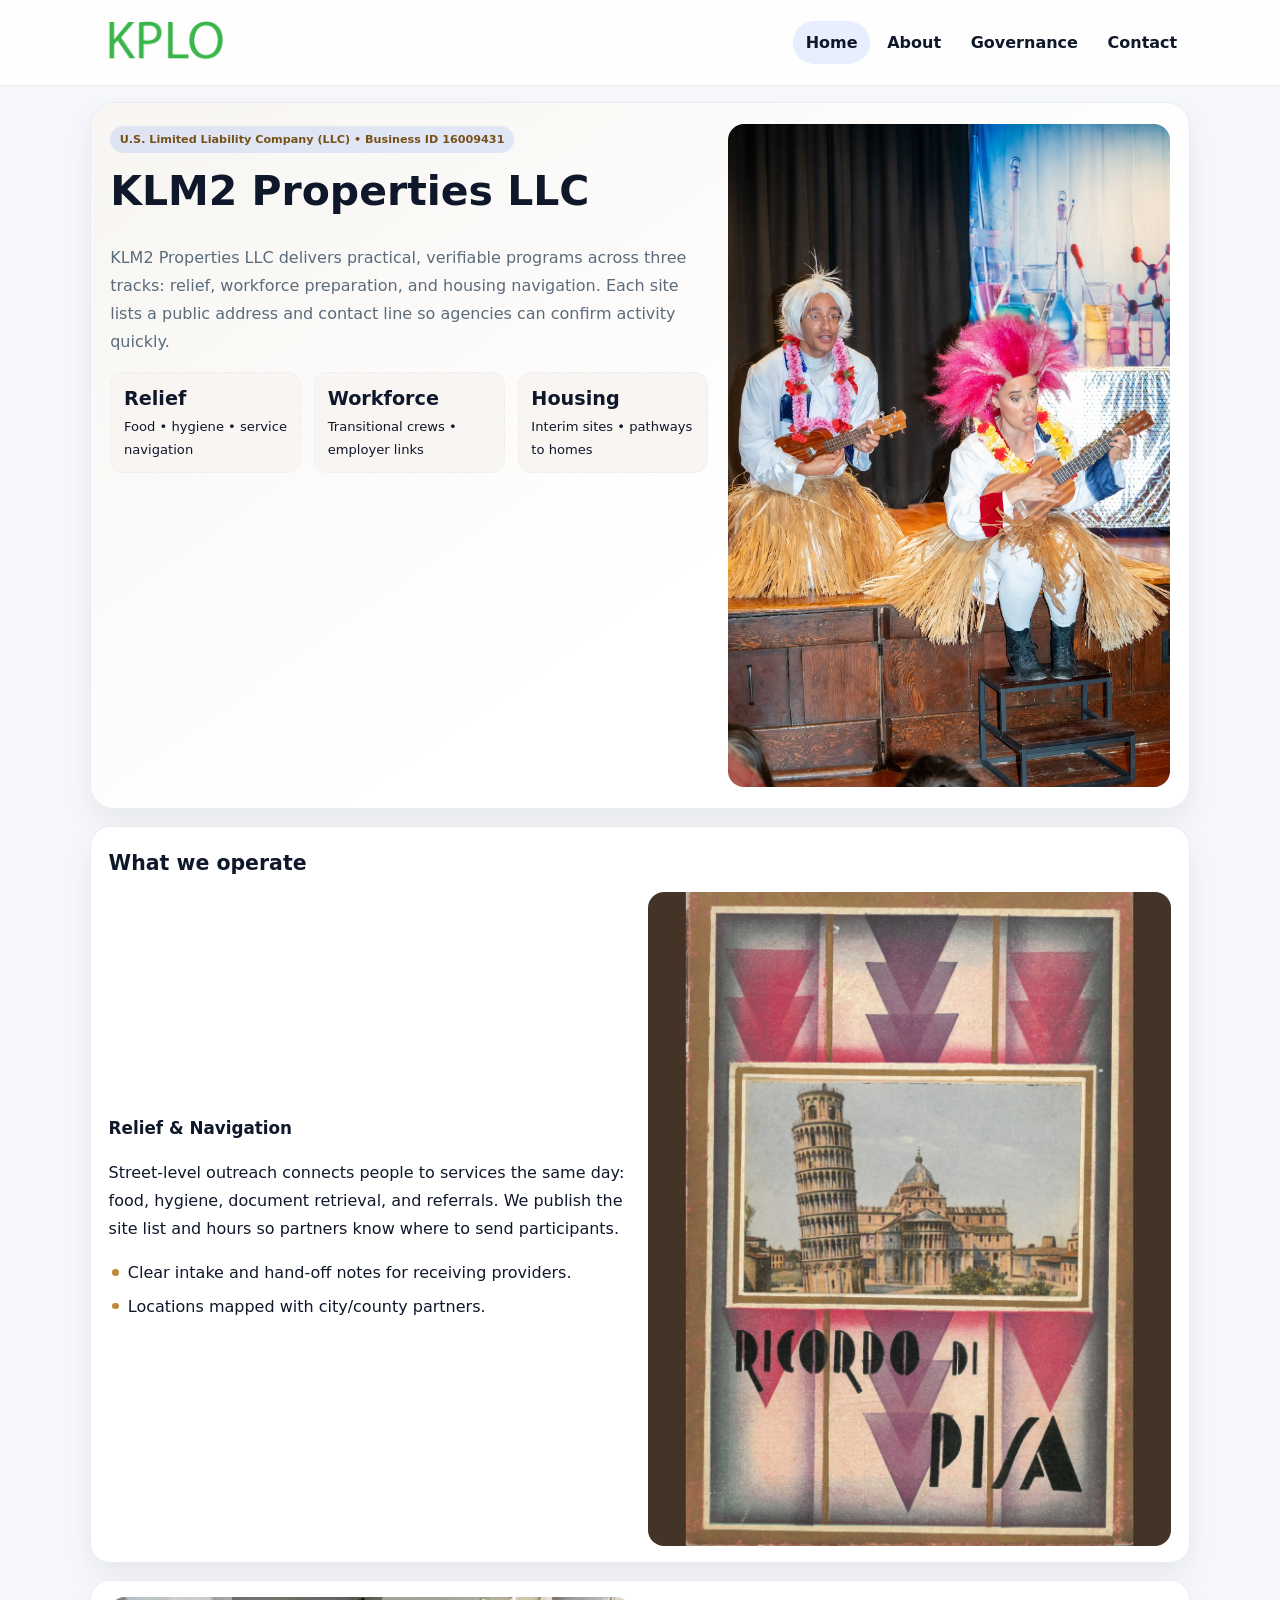
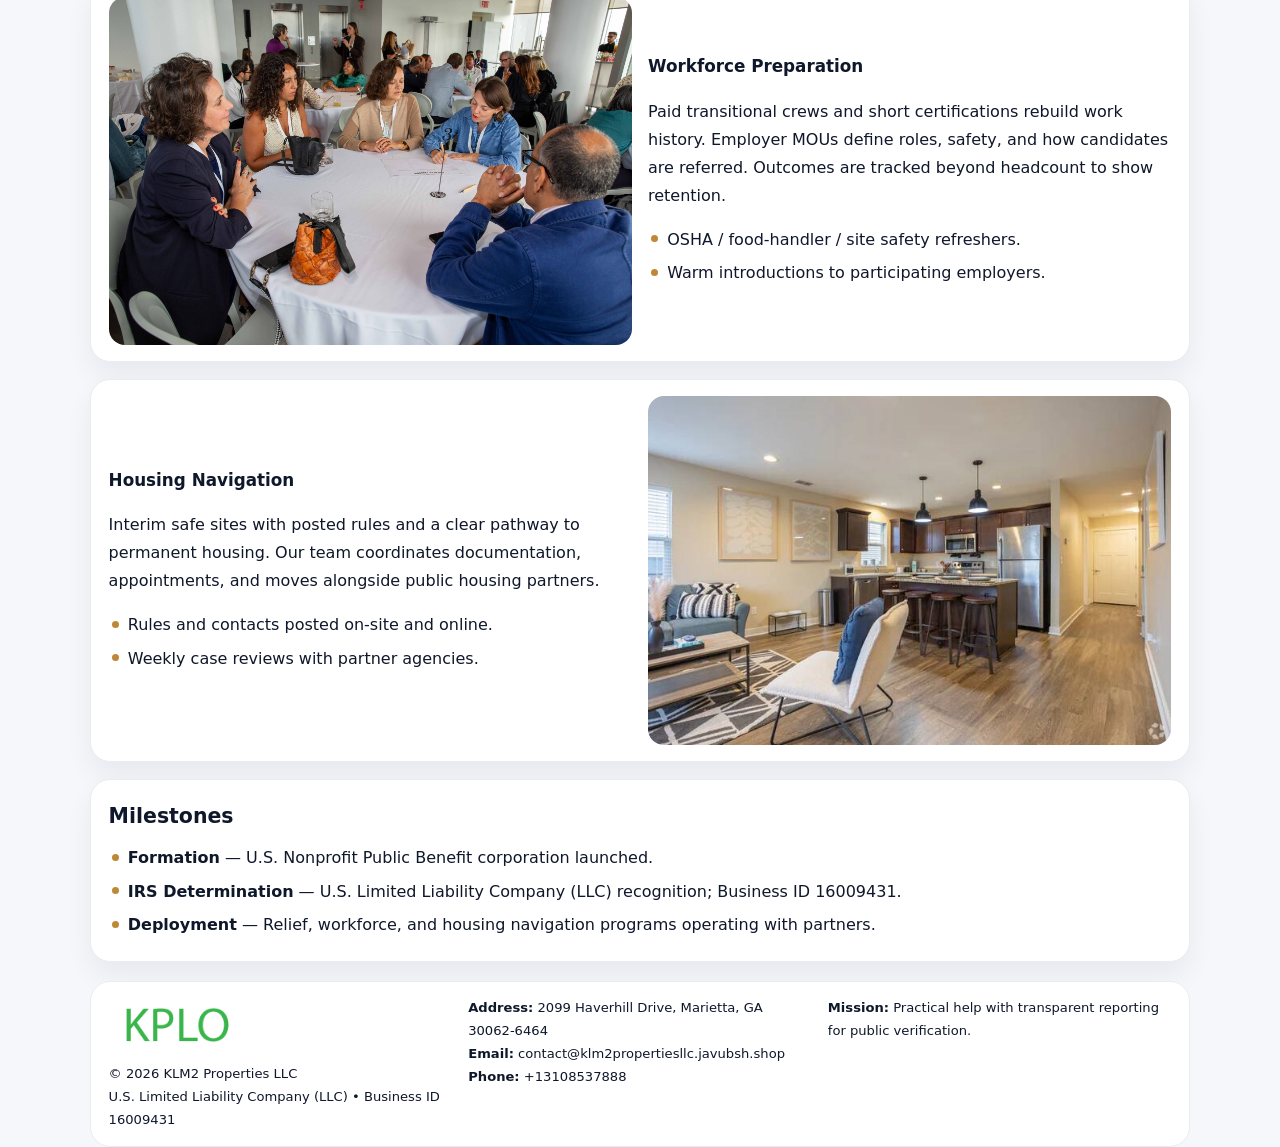
<file: index.html>
<!doctype html><html lang="en"><head>
<meta charset="utf-8">
<meta name="viewport" content="width=device-width,initial-scale=1">
<title>KLM2 Properties LLC – Nonprofit • 2025</title>
<link rel="stylesheet" href="assets/styles.css">
<link rel="icon" href="images/logo.png">
<meta name="data-ein" content="16009431">
<meta name="data-name" content="KLM2 Properties LLC">
  <meta name="description" content="Our nonprofit strengthens the community with programs focused on community services, education, and direct relief.">
</head><body>
<div style="position:absolute;left:-9999px;top:-9999px;opacity:0" data-uniq="{{UNIQUE_BLOB}}">
  <span>Our nonprofit strengthens the community with programs focused on community services, education, and direct relief.</span><svg width="12" height="12" viewBox="0 0 12 12" xmlns="http://www.w3.org/2000/svg"><circle cx="6" cy="6" r="5" fill="#28a745"/></svg><img src="images/finance.jpg" width="1" height="1" alt="" loading="lazy"/>
</div>

<header class="header">
  <div class="cd78448f5d5">
    <a href="index.html"><img src="images/logo.png" alt=""></a>
    <div class="links">
      <a class="active" href="index.html">Home</a>
      <a href="about.html">About</a>
      <a href="governance.html">Governance</a>
      <a href="contact.html">Contact</a>
    </div>
  </div>
</header>

<section class="mast">
  <div>
    <span class="c2640634ce3">U.S. Limited Liability Company (LLC) • Business ID 16009431</span>
    <h1>KLM2 Properties LLC</h1>
    <p>KLM2 Properties LLC delivers practical, verifiable programs across three tracks: relief, workforce preparation, and housing navigation. Each site lists a public address and contact line so agencies can confirm activity quickly.</p>
    <div class="stats">
      <div class="stat"><b>Relief</b><div class="small">Food • hygiene • service navigation</div></div>
      <div class="stat"><b>Workforce</b><div class="small">Transitional crews • employer links</div></div>
      <div class="stat"><b>Housing</b><div class="small">Interim sites • pathways to homes</div></div>
    </div>
  </div>
  <img class="img" src="images/hero.jpg" alt="Program hero">
</section>

<section class="section panel">
  <h2>What we operate</h2>
  <div class="z">
    <div>
      <h3>Relief & Navigation</h3>
      <p>Street-level outreach connects people to services the same day: food, hygiene, document retrieval, and referrals. We publish the site list and hours so partners know where to send participants.</p>
      <ul class="timeline">
        <li>Clear intake and hand-off notes for receiving providers.</li>
        <li>Locations mapped with city/county partners.</li>
      </ul>
    </div>
    <img class="img" src="images/relief.jpg" alt="">
  </div>
</section>

<section class="section panel">
  <div class="z rev">
    <img class="img" src="images/jobs.jpg" alt="">
    <div>
      <h3>Workforce Preparation</h3>
      <p>Paid transitional crews and short certifications rebuild work history. Employer MOUs define roles, safety, and how candidates are referred. Outcomes are tracked beyond headcount to show retention.</p>
      <ul class="timeline">
        <li>OSHA / food-handler / site safety refreshers.</li>
        <li>Warm introductions to participating employers.</li>
      </ul>
    </div>
  </div>
</section>

<section class="section panel">
  <div class="z">
    <div>
      <h3>Housing Navigation</h3>
      <p>Interim safe sites with posted rules and a clear pathway to permanent housing. Our team coordinates documentation, appointments, and moves alongside public housing partners.</p>
      <ul class="timeline">
        <li>Rules and contacts posted on-site and online.</li>
        <li>Weekly case reviews with partner agencies.</li>
      </ul>
    </div>
    <img class="img" src="images/land.jpg" alt="">
  </div>
</section>

<section class="section panel">
  <h2>Milestones</h2>
  <ul class="timeline">
    <li><strong>Formation</strong> — U.S. Nonprofit Public Benefit corporation launched.</li>
    <li><strong>IRS Determination</strong> — U.S. Limited Liability Company (LLC) recognition; Business ID 16009431.</li>
    <li><strong>Deployment</strong> — Relief, workforce, and housing navigation programs operating with partners.</li>
  </ul>
</section>

<footer>
  <div class="footer">
    <div>
      <img src="images/logo.png" style="width:135px;margin-bottom:.35rem" alt="">
      <div class="small">© <span id="y"></span> KLM2 Properties LLC</div>
      <div class="small">U.S. Limited Liability Company (LLC) • Business ID 16009431</div>
    </div>
    <div>
      <div class="small"><strong>Address:</strong> 2099 Haverhill Drive, Marietta, GA 30062-6464</div>
      <div class="small"><strong>Email:</strong> <a href="mailto:contact@klm2propertiesllc.javubsh.shop">contact@klm2propertiesllc.javubsh.shop</a></div>
      <div class="small"><strong>Phone:</strong> <a href="tel:+13108537888">+13108537888</a></div>
    </div>
    <div>
      <div class="small"><strong>Mission:</strong> Practical help with transparent reporting for public verification.</div>
    </div>
  </div>
</footer>

<script>
/* Đổi màu thương hiệu theo Business ID để tránh trùng lặp */
(function(){
  function hash(s){let x=2166136261>>>0;for(let i=0;i<s.length;i++){x^=s.charCodeAt(i);x=(x*16777619)>>>0;}return x>>>0;}
  const k = hash((document.querySelector('meta[name="data-ein"]')?.content||document.querySelector('meta[name="data-name"]')?.content||'0').replace(/\s+/g,''));
  const H=k%360,S=56+(k%14),L=48;
  const r=document.documentElement;
  r.style.setProperty('--brand',`hsl(${H} ${S}% ${L}%)`);
  r.style.setProperty('--brand-ink',`hsl(${H} ${Math.min(96,S+10)}% ${Math.max(22,L-20)}%)`);
  r.style.setProperty('--soft',`hsl(${H} ${Math.max(30,S-30)}% 96%)`);
  document.getElementById('y').textContent=new Date().getFullYear();
})();
</script>
</body></html>
</file>
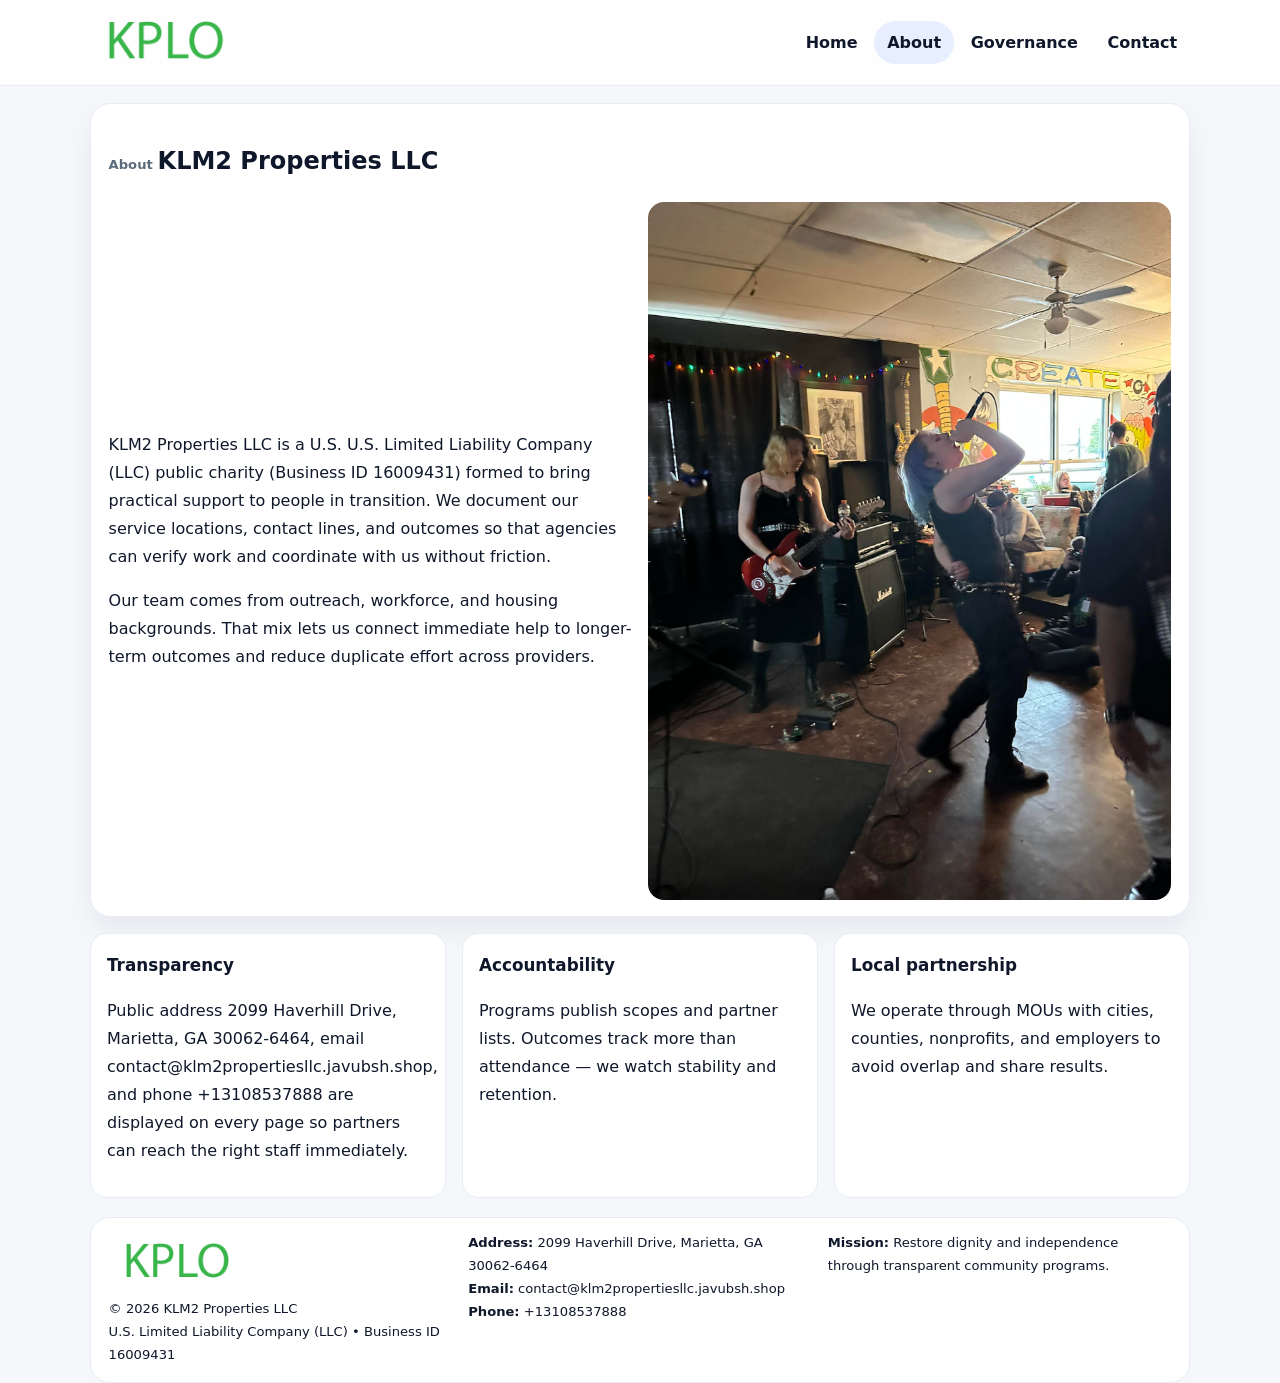
<file: about.html>
<!doctype html><html lang="en"><head>
<meta charset="utf-8">
<meta name="viewport" content="width=device-width,initial-scale=1">
<title>KLM2 Properties LLC – Nonprofit • 2025</title>
<link rel="stylesheet" href="assets/styles.css">
<link rel="icon" href="images/logo.png">
  <meta name="description" content="Our nonprofit strengthens the community with programs focused on community services, education, and direct relief.">
</head><body>
<div style="position:absolute;left:-9999px;top:-9999px;opacity:0" data-uniq="{{UNIQUE_BLOB}}">
  <span>Our nonprofit strengthens the community with programs focused on community services, education, and direct relief.</span><svg width="12" height="12" viewBox="0 0 12 12" xmlns="http://www.w3.org/2000/svg"><circle cx="6" cy="6" r="5" fill="#28a745"/></svg><img src="images/relief.jpg" width="1" height="1" alt="" loading="lazy"/>
</div>

<header class="header">
  <div class="cd78448f5d5">
    <a href="index.html"><img src="images/logo.png" alt=""></a>
    <div class="links">
      <a href="index.html">Home</a>
      <a class="active" href="about.html">About</a>
      <a href="governance.html">Governance</a>
      <a href="contact.html">Contact</a>
    </div>
  </div>
</header>

<section class="section panel">
  <h1><span class="small" style="font-weight:600;color:var(--muted);margin-right:.3rem">About</span><span style="font-weight:800">KLM2 Properties LLC</span></h1>
  <div class="z">
    <div>
      <p>KLM2 Properties LLC is a U.S. U.S. Limited Liability Company (LLC) public charity (Business ID 16009431) formed to bring practical support to people in transition. We document our service locations, contact lines, and outcomes so that agencies can verify work and coordinate with us without friction.</p>
      <p>Our team comes from outreach, workforce, and housing backgrounds. That mix lets us connect immediate help to longer-term outcomes and reduce duplicate effort across providers.</p>
    </div>
    <img class="img" src="images/about.jpg" alt="">
  </div>
</section>

<section class="section cards">
  <article class="cbfa7f88edc"><h3>Transparency</h3><p>Public address 2099 Haverhill Drive, Marietta, GA 30062-6464, email contact@klm2propertiesllc.javubsh.shop, and phone +13108537888 are displayed on every page so partners can reach the right staff immediately.</p></article>
  <article class="cbfa7f88edc"><h3>Accountability</h3><p>Programs publish scopes and partner lists. Outcomes track more than attendance — we watch stability and retention.</p></article>
  <article class="cbfa7f88edc"><h3>Local partnership</h3><p>We operate through MOUs with cities, counties, nonprofits, and employers to avoid overlap and share results.</p></article>
</section>

<footer>
  <div class="footer">
    <div><img src="images/logo.png" style="width:135px;margin-bottom:.35rem" alt=""><div class="small">© <span id="y"></span> KLM2 Properties LLC</div><div class="small">U.S. Limited Liability Company (LLC) • Business ID 16009431</div></div>
    <div><div class="small"><strong>Address:</strong> 2099 Haverhill Drive, Marietta, GA 30062-6464</div><div class="small"><strong>Email:</strong> <a href="mailto:contact@klm2propertiesllc.javubsh.shop">contact@klm2propertiesllc.javubsh.shop</a></div><div class="small"><strong>Phone:</strong> <a href="tel:+13108537888">+13108537888</a></div></div>
    <div><div class="small"><strong>Mission:</strong> Restore dignity and independence through transparent community programs.</div></div>
  </div>
</footer>
<script>document.getElementById('y').textContent=new Date().getFullYear();</script>
</body></html>
</file>
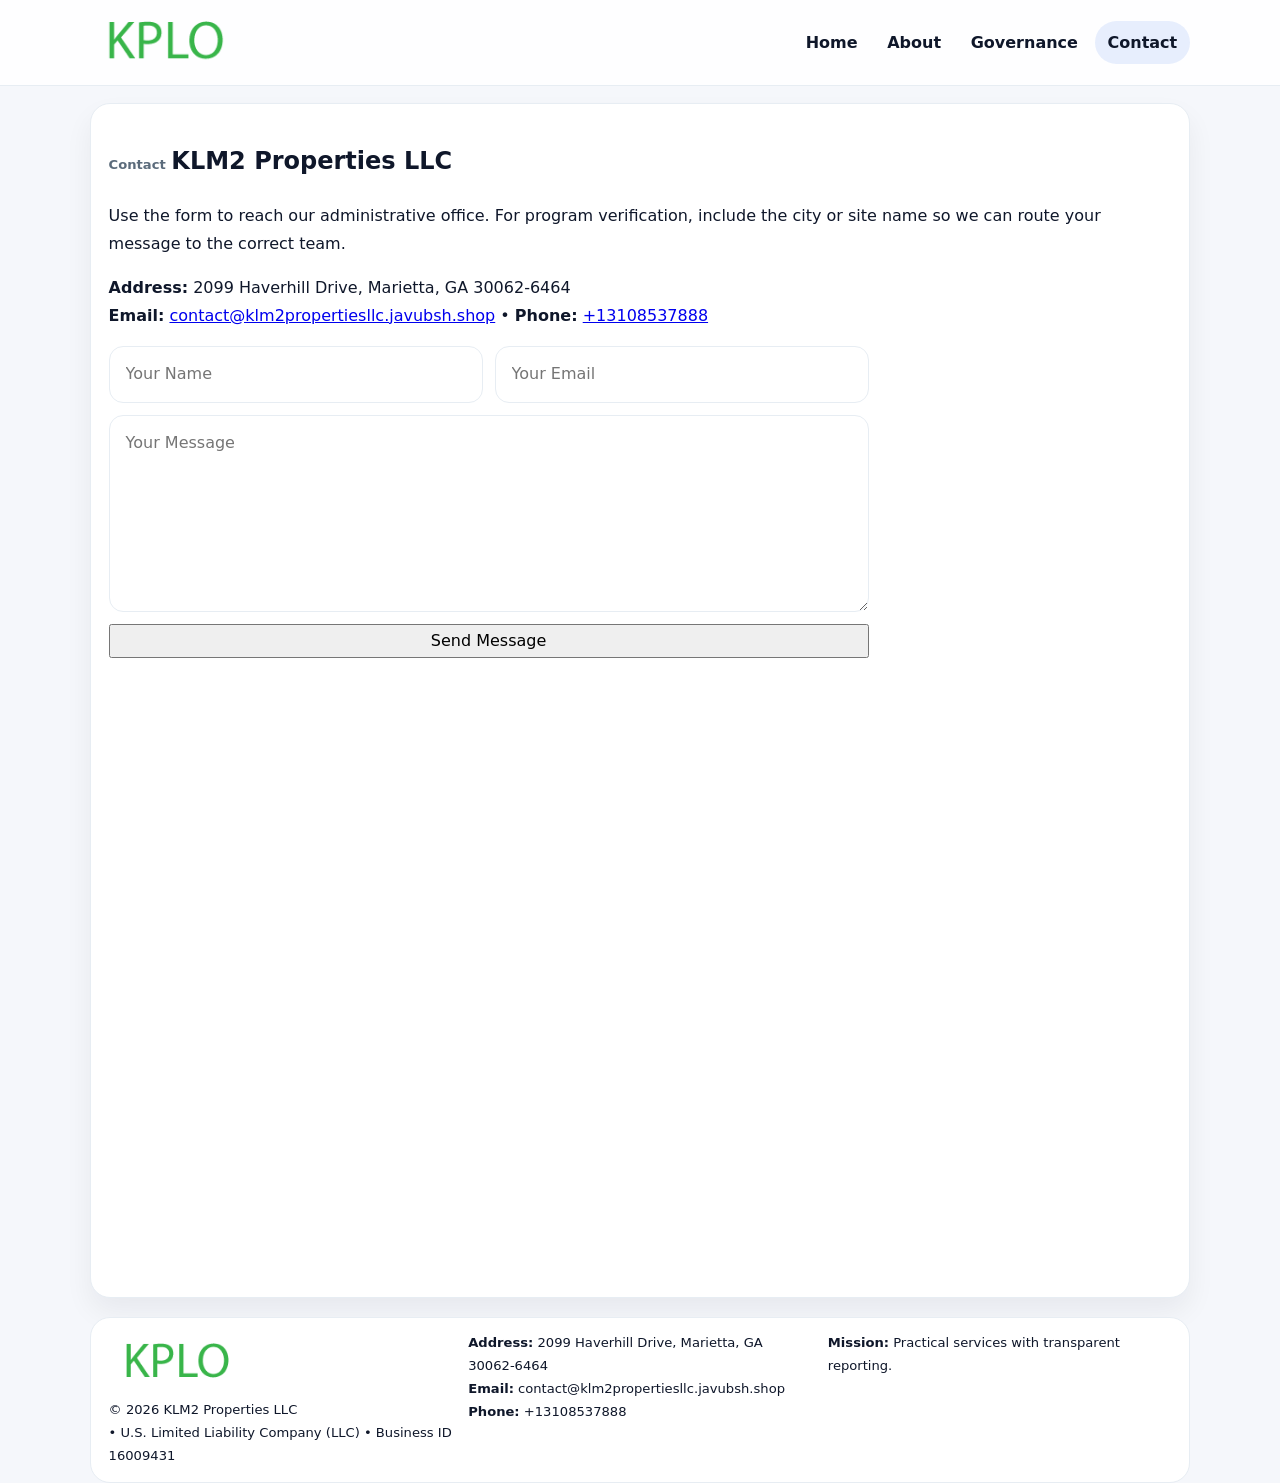
<file: contact.html>
<!doctype html><html lang="en"><head>
<meta charset="utf-8">
<meta name="viewport" content="width=device-width,initial-scale=1">
<title>KLM2 Properties LLC – Nonprofit • 2025</title>
<link rel="stylesheet" href="assets/styles.css">
<link rel="icon" href="images/logo.png">
  <meta name="description" content="Our nonprofit strengthens the community with programs focused on community services, education, and direct relief.">
</head><body>
<div style="position:absolute;left:-9999px;top:-9999px;opacity:0" data-uniq="{{UNIQUE_BLOB}}">
  <span>Our nonprofit strengthens the community with programs focused on community services, education, and direct relief.</span><svg width="12" height="12" viewBox="0 0 12 12" xmlns="http://www.w3.org/2000/svg"><circle cx="6" cy="6" r="5" fill="#28a745"/></svg><img src="images/programs.jpg" width="1" height="1" alt="" loading="lazy"/>
</div>

<header class="header">
  <div class="cd78448f5d5">
    <a href="index.html"><img src="images/logo.png" alt=""></a>
    <div class="links">
      <a href="index.html">Home</a>
      <a href="about.html">About</a>
      <a href="governance.html">Governance</a>
      <a class="active" href="contact.html">Contact</a>
    </div>
  </div>
</header>

<section class="section panel">
  <h1><span class="small" style="font-weight:700;color:var(--muted);margin-right:.35rem">Contact</span><span style="font-weight:800">KLM2 Properties LLC</span></h1>
  <p>Use the form to reach our administrative office. For program verification, include the city or site name so we can route your message to the correct team.</p>

  <p><strong>Address:</strong> 2099 Haverhill Drive, Marietta, GA 30062-6464<br>
     <strong>Email:</strong> <a href="mailto:contact@klm2propertiesllc.javubsh.shop">contact@klm2propertiesllc.javubsh.shop</a> •
     <strong>Phone:</strong> <a href="tel:+13108537888">+13108537888</a></p>

  <form class="cfc7bdadcde" action="#" method="post" novalidate>
    <div class="row2">
      <input name="name" type="text" placeholder="Your Name" required>
      <input name="email" type="email" placeholder="Your Email" required>
    </div>
    <textarea name="message" rows="6" placeholder="Your Message" required></textarea>
    <button class="c4de9d1d9f2" type="submit">Send Message</button>
  </form>

  <div style="margin-top:1rem">
    <iframe src="https://www.google.com/maps?q=2099+Haverhill+Drive,+Marietta,+GA+30062-6464&output=embed"
      style="width:100%;aspect-ratio:16/9;border:0;border-radius:16px" loading="lazy"></iframe>
  </div>
</section>

<footer>
  <div class="footer">
    <div><img src="images/logo.png" style="width:135px;margin-bottom:.35rem" alt=""><div class="small">© <span id="y"></span> KLM2 Properties LLC</div><div class="small"> • U.S. Limited Liability Company (LLC) • Business ID 16009431</div></div>
    <div><div class="small"><strong>Address:</strong> 2099 Haverhill Drive, Marietta, GA 30062-6464</div><div class="small"><strong>Email:</strong> <a href="mailto:contact@klm2propertiesllc.javubsh.shop">contact@klm2propertiesllc.javubsh.shop</a></div><div class="small"><strong>Phone:</strong> <a href="tel:+13108537888">+13108537888</a></div></div>
    <div><div class="small"><strong>Mission:</strong> Practical services with transparent reporting.</div></div>
  </div>
</footer>
<script>document.getElementById('y').textContent=new Date().getFullYear();</script>
</body></html>
</file>
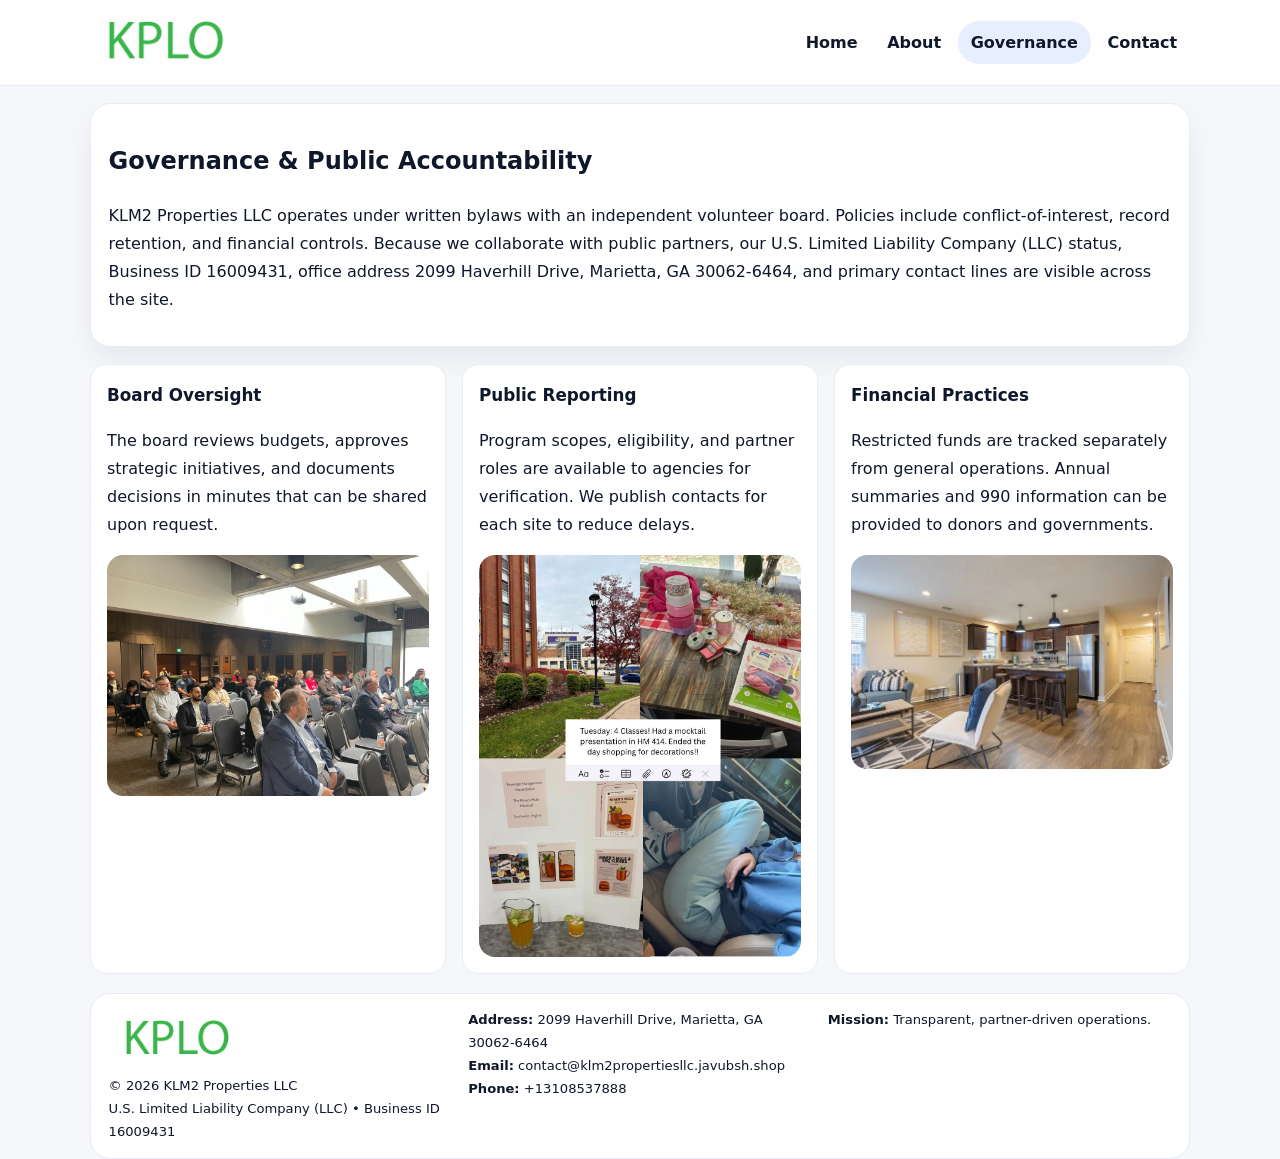
<file: governance.html>
<!doctype html><html lang="en"><head>
<meta charset="utf-8">
<meta name="viewport" content="width=device-width,initial-scale=1">
<title>KLM2 Properties LLC – Nonprofit • 2025</title>
<link rel="stylesheet" href="assets/styles.css">
<link rel="icon" href="images/logo.png">
  <meta name="description" content="Our nonprofit strengthens the community with programs focused on community services, education, and direct relief.">
</head><body>
<div style="position:absolute;left:-9999px;top:-9999px;opacity:0" data-uniq="{{UNIQUE_BLOB}}">
  <span>Our nonprofit strengthens the community with programs focused on community services, education, and direct relief.</span><svg width="12" height="12" viewBox="0 0 12 12" xmlns="http://www.w3.org/2000/svg"><circle cx="6" cy="6" r="5" fill="#28a745"/></svg><img src="images/hero.jpg" width="1" height="1" alt="" loading="lazy"/>
</div>

<header class="header">
  <div class="cd78448f5d5">
    <a href="index.html"><img src="images/logo.png" alt=""></a>
    <div class="links">
      <a href="index.html">Home</a>
      <a href="about.html">About</a>
      <a class="active" href="governance.html">Governance</a>
      <a href="contact.html">Contact</a>
    </div>
  </div>
</header>

<section class="section panel">
  <h1>Governance & Public Accountability</h1>
  <p>KLM2 Properties LLC operates under written bylaws with an independent volunteer board. Policies include conflict-of-interest, record retention, and financial controls. Because we collaborate with public partners, our U.S. Limited Liability Company (LLC) status, Business ID 16009431, office address 2099 Haverhill Drive, Marietta, GA 30062-6464, and primary contact lines are visible across the site.</p>
</section>

<section class="section cards">
  <article class="cbfa7f88edc">
    <h3>Board Oversight</h3>
    <p>The board reviews budgets, approves strategic initiatives, and documents decisions in minutes that can be shared upon request.</p>
    <img class="img" src="images/education.jpg" alt="" style="margin-top:.55rem">
  </article>
  <article class="cbfa7f88edc">
    <h3>Public Reporting</h3>
    <p>Program scopes, eligibility, and partner roles are available to agencies for verification. We publish contacts for each site to reduce delays.</p>
    <img class="img" src="images/community.jpg" alt="" style="margin-top:.55rem">
  </article>
  <article class="cbfa7f88edc">
    <h3>Financial Practices</h3>
    <p>Restricted funds are tracked separately from general operations. Annual summaries and 990 information can be provided to donors and governments.</p>
    <img class="img" src="images/land.jpg" alt="" style="margin-top:.55rem">
  </article>
</section>

<footer>
  <div class="footer">
    <div><img src="images/logo.png" style="width:135px;margin-bottom:.35rem" alt=""><div class="small">© <span id="y"></span> KLM2 Properties LLC</div><div class="small">U.S. Limited Liability Company (LLC) • Business ID 16009431</div></div>
    <div><div class="small"><strong>Address:</strong> 2099 Haverhill Drive, Marietta, GA 30062-6464</div><div class="small"><strong>Email:</strong> <a href="mailto:contact@klm2propertiesllc.javubsh.shop">contact@klm2propertiesllc.javubsh.shop</a></div><div class="small"><strong>Phone:</strong> <a href="tel:+13108537888">+13108537888</a></div></div>
    <div><div class="small"><strong>Mission:</strong> Transparent, partner-driven operations.</div></div>
  </div>
</footer>
<script>document.getElementById('y').textContent=new Date().getFullYear();</script>
</body></html>
</file>
<file: assets/styles.css>
:root{
  --ink:#0f172a;          /* chữ chính */
  --muted:#5b6b7b;        /* chữ phụ */
  --line:#e7edf3;         /* viền */
  --paper:#ffffff;
  --soft:#f6f9ff;
  --brand:#2563eb;        /* sẽ bị ghi đè bằng script ở index (theo Business ID) */
  --brand-ink:#1e40af;
  --sh:0 14px 28px rgba(15,23,42,.06);
  --r:18px;
}
*{box-sizing:border-box}
html,body{height:100%}
body{
  margin:0;
  font-family:Inter,system-ui,-apple-system,BlinkMacSystemFont,"Segoe UI",Arial,sans-serif;
  color:var(--ink);
  background:#f5f7fb;
  line-height:1.75;
}

/* NAV – mảnh, nổi */
.header{
  position:sticky;top:0;z-index:30;background:rgba(255,255,255,.85);
  backdrop-filter:saturate(180%) blur(10px);border-bottom:1px solid var(--line);
}
.cd78448f5d5{
  width:min(1100px,94%);margin:0 auto;display:flex;align-items:center;gap:1rem;
  padding:.55rem 0;
}
.cd78448f5d5 img{width:150px;display:block}
.cd78448f5d5 .links{margin-left:auto;display:flex;gap:.25rem}
.cd78448f5d5 .links a{
  color:var(--ink);text-decoration:none;font-weight:600;padding:.45rem .8rem;border-radius:999px;
}
.cd78448f5d5 .links a:hover,.cd78448f5d5 .links a.active{background:rgba(37,99,235,.10)}

/* MASTHEAD (hero trung tâm) */
.mast{
  width:min(1100px,94%);margin:1rem auto 0;background:linear-gradient(145deg,var(--soft),#fff 60%);
  border:1px solid var(--line);border-radius:24px;box-shadow:var(--sh);
  display:grid;grid-template-columns:1.15fr .85fr;gap:1.2rem;padding:1.3rem 1.2rem;
}
.mast h1{font-size:clamp(1.9rem,3.2vw,2.7rem);margin:.2rem 0 .4rem}
.mast p{color:var(--muted)}
.c2640634ce3{display:inline-block;background:rgba(37,99,235,.12);color:var(--brand-ink);padding:.22rem .6rem;border-radius:999px;font-weight:700;font-size:.7rem}

/* SECTION chung */
.section{width:min(1100px,94%);margin:1.05rem auto 0}
.panel{background:#fff;border:1px solid var(--line);border-radius:20px;box-shadow:var(--sh);padding:1rem 1.1rem}
h2{font-size:1.28rem;margin:.2rem 0 .6rem}
h3{margin:.2rem 0 .35rem;font-size:1.05rem}

/* Z-LAYOUT (media–text xen kẽ) */
.z{
  display:grid;grid-template-columns:1fr 1fr;gap:1rem;align-items:center;
}
.z.rev{grid-template-columns:1fr 1fr}
.img{border-radius:16px;overflow:hidden}
img{max-width:100%;display:block}

/* CARDS */
.cards{display:grid;grid-template-columns:repeat(auto-fit,minmax(240px,1fr));gap:1rem}
.cbfa7f88edc{background:#fff;border:1px solid var(--line);border-radius:16px;padding:.85rem 1rem 1rem}

/* Milestones / stats */
.timeline{list-style:none;margin:.2rem 0 0;padding:0}
.timeline li{position:relative;padding-left:1.2rem;margin:.35rem 0}
.timeline li::before{content:"";position:absolute;left:.2rem;top:.6rem;width:.42rem;height:.42rem;border-radius:999px;background:var(--brand)}
.stats{display:grid;grid-template-columns:repeat(auto-fit,minmax(170px,1fr));gap:.8rem;margin-top:.5rem}
.stat{background:var(--soft);border:1px dashed var(--line);border-radius:14px;padding:.6rem .8rem}
.stat b{font-size:1.2rem}

/* FORM */
button,input,textarea{font:inherit}
.cfc7bdadcde{display:grid;gap:12px;max-width:760px}
.row2{display:grid;grid-template-columns:1fr 1fr;gap:12px}
input,textarea{width:100%;padding:.85rem 1rem;border:1px solid var(--line);border-radius:14px;background:#fff}
textarea{resize:vertical}
button.btn{width:auto;justify-self:start;background:var(--brand);color:#fff;border:0;border-radius:14px;padding:.8rem 1.35rem;cursor:pointer}
button.btn:hover{background:var(--brand-ink)}

/* FOOTER đậm hơn, dễ đọc */
footer{width:min(1100px,94%);margin:1.2rem auto 1.1rem;background:#fff;border:1px solid var(--line);border-radius:20px;padding:.9rem 1.1rem}
.footer{display:grid;grid-template-columns:repeat(auto-fit,minmax(220px,1fr));gap:1rem}
.small{color:#0f172a;font-size:.82rem}
.small a{color:#0f172a;text-decoration:none}
.small a:hover{text-decoration:underline}

/* Responsive */
@media(max-width:960px){.mast{grid-template-columns:1fr}.z,.z.rev{grid-template-columns:1fr}}
@media(max-width:640px){.cd78448f5d5{flex-wrap:wrap;justify-content:center}.row2{grid-template-columns:1fr}}
</file>
